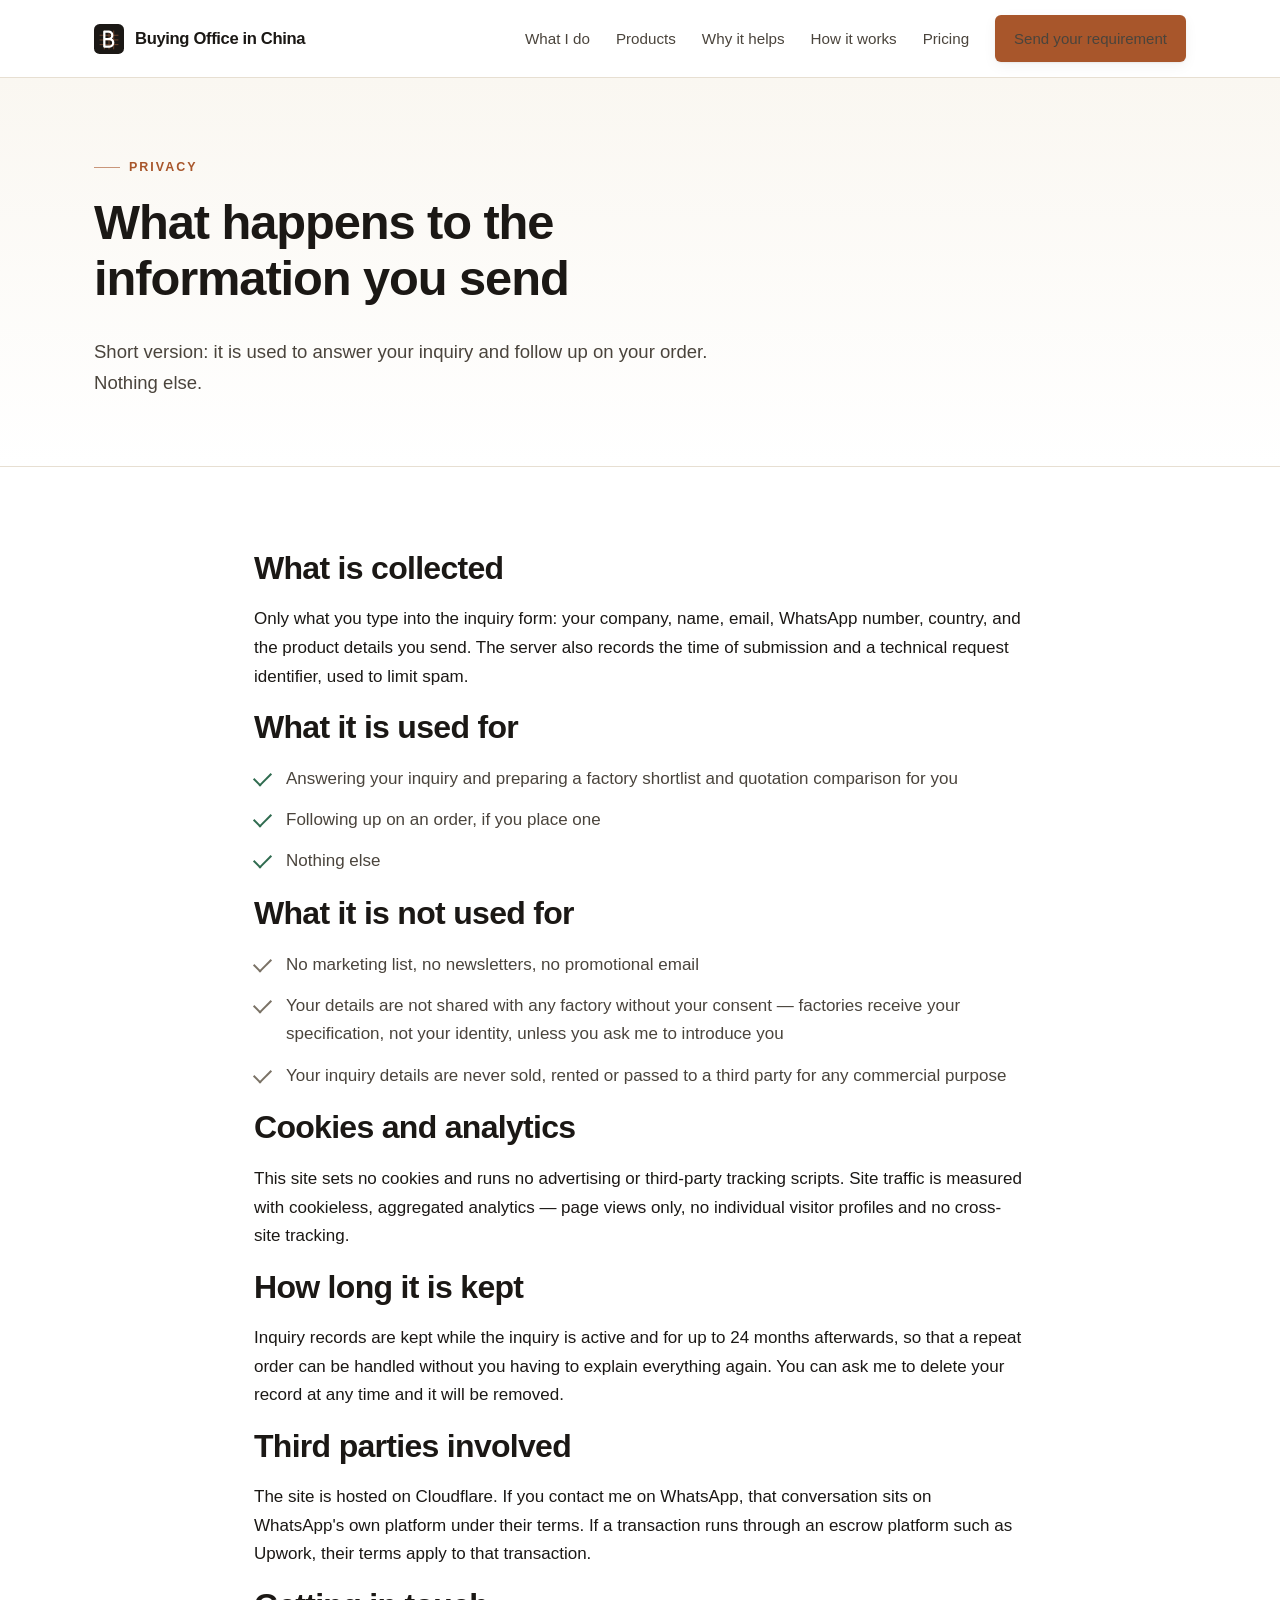
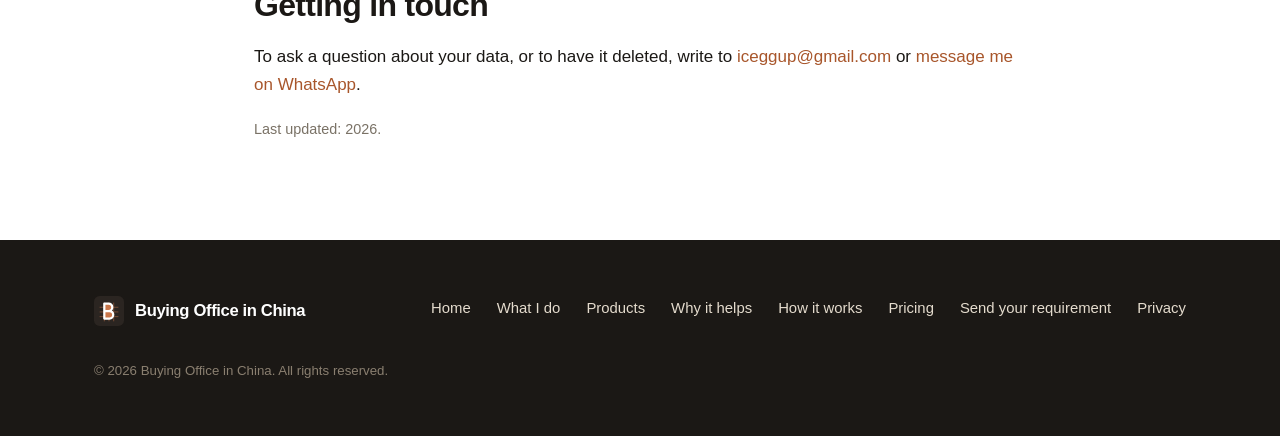
<file: privacy.html>
<!DOCTYPE html>
<html lang="en">
<head>
<meta charset="utf-8">
<meta name="viewport" content="width=device-width, initial-scale=1">
<title>Privacy | Buying Office in China</title>
  <meta name="theme-color" content="#faf7f1">
<meta name="description" content="What happens to the information you send through the inquiry form: it is used to answer your inquiry and follow up on your order, and nothing else. No tracking cookies, no marketing list.">
<link rel="canonical" href="https://buyingofficeinchina.com/privacy">
<meta name="robots" content="noindex, follow">
<link rel="icon" href="data:image/svg+xml,%3Csvg xmlns='http://www.w3.org/2000/svg' viewBox='0 0 32 32'%3E%3Crect width='32' height='32' rx='6' fill='%231b1815'/%3E%3Cpath d='M11 8v16M11 8h4.5a4 4 0 010 8H11h5.5a4 4 0 010 8h-5.5' fill='none' stroke='%23fff' stroke-width='2.4' stroke-linecap='round' stroke-linejoin='round'/%3E%3C/svg%3E">
<link rel="stylesheet" href="assets/style.css">
<script>document.documentElement.classList.add('js');</script>
</head>
<body>

<header class="hdr">
  <div class="bar">
    <a class="brand" href="index.html">
      <svg class="mark" viewBox="0 0 32 32" aria-hidden="true">
        <rect width="32" height="32" rx="6" fill="#1b1815"/>
        <g stroke="#c9764a" stroke-width="1" opacity=".5"><path d="M6 12h20M6 17h20M6 22h20M11 7v20M16 7v20M21 7v20"/></g>
        <path d="M11 8v16M11 8h4.5a4 4 0 010 8H11h5.5a4 4 0 010 8h-5.5" fill="none" stroke="#fff" stroke-width="2.4" stroke-linecap="round" stroke-linejoin="round"/>
      </svg>
      <span data-site="brand">Buying Office in China</span>
    </a>
    <button class="burger" aria-label="Menu" aria-expanded="false"><i></i><i></i><i></i></button>
    <nav class="nav">
      <a href="index.html#work">What I do</a>
      <a href="index.html#products">Products</a>
      <a href="index.html#why">Why it helps</a>
      <a href="index.html#process">How it works</a>
      <a href="index.html#fees">Pricing</a>
      <a class="btn btn-primary" href="inquiry.html">Send your requirement</a>
    </nav>
  </div>
</header>

<main>
  <section class="phero">
    <div class="wrap">
      <p class="eyebrow">Privacy</p>
      <h1>What happens to the information you send</h1>
      <p class="lede">Short version: it is used to answer your inquiry and follow up on your order. Nothing else.</p>
    </div>
  </section>

  <section>
    <div class="wrap-narrow rv">
      <h2>What is collected</h2>
      <p>Only what you type into the inquiry form: your company, name, email, WhatsApp number, country, and the product details you send. The server also records the time of submission and a technical request identifier, used to limit spam.</p>

      <h2>What it is used for</h2>
      <ul class="ticks">
        <li>Answering your inquiry and preparing a factory shortlist and quotation comparison for you</li>
        <li>Following up on an order, if you place one</li>
        <li>Nothing else</li>
      </ul>

      <h2>What it is not used for</h2>
      <ul class="ticks no">
        <li>No marketing list, no newsletters, no promotional email</li>
        <li>Your details are not shared with any factory without your consent — factories receive your specification, not your identity, unless you ask me to introduce you</li>
        <li>Your inquiry details are never sold, rented or passed to a third party for any commercial purpose</li>
      </ul>

      <h2>Cookies and analytics</h2>
      <p>This site sets no cookies and runs no advertising or third-party tracking scripts. Site traffic is measured with cookieless, aggregated analytics — page views only, no individual visitor profiles and no cross-site tracking.</p>

      <h2>How long it is kept</h2>
      <p>Inquiry records are kept while the inquiry is active and for up to 24 months afterwards, so that a repeat order can be handled without you having to explain everything again. You can ask me to delete your record at any time and it will be removed.</p>

      <h2>Third parties involved</h2>
      <p>The site is hosted on Cloudflare. If you contact me on WhatsApp, that conversation sits on WhatsApp's own platform under their terms. If a transaction runs through an escrow platform such as Upwork, their terms apply to that transaction.</p>

      <h2>Getting in touch</h2>
      <p>To ask a question about your data, or to have it deleted, write to <a href="#" data-site="email">iceggup@gmail.com</a> or <a href="#" data-site="whatsapp">message me on WhatsApp</a>.</p>

      <p class="small muted">Last updated: <span data-year>2026</span>.</p>
    </div>
  </section>
</main>

<footer class="ftr">
  <div class="wrap">
    <div class="top">
      <a class="brand" href="index.html">
        <svg class="mark" viewBox="0 0 32 32" aria-hidden="true">
          <rect width="32" height="32" rx="6" fill="#2b2521"/>
          <g stroke="#c9764a" stroke-width="1" opacity=".5"><path d="M6 12h20M6 17h20M6 22h20M11 7v20M16 7v20M21 7v20"/></g>
          <path d="M11 8v16M11 8h4.5a4 4 0 010 8H11h5.5a4 4 0 010 8h-5.5" fill="none" stroke="#fff" stroke-width="2.4" stroke-linecap="round" stroke-linejoin="round"/>
        </svg>
        <span data-site="brand">Buying Office in China</span>
      </a>
      <nav>
        <a href="index.html">Home</a>
        <a href="index.html#work">What I do</a>
        <a href="index.html#products">Products</a>
        <a href="index.html#why">Why it helps</a>
        <a href="index.html#process">How it works</a>
        <a href="index.html#fees">Pricing</a>
          <a href="inquiry.html">Send your requirement</a>
        <a href="privacy.html">Privacy</a>
      </nav>
    </div>    <p class="copy">© <span data-year>2026</span> <span data-site="brand">Buying Office in China</span>. All rights reserved.</p>
  </div>
</footer>

<script src="assets/config.js"></script>
<script src="assets/site.js"></script>
</body>
</html>
</file>
<file: assets/style.css>
/* ============================================================
   Buying Office in China — design system v3
   Palette: warm paper + copper (no corporate navy, no webfonts)
   Type: system sans for text, monospace for figures
   Zero dependencies. No web fonts, no external requests.
   Icons: inline SVG. Images: optional, auto-loaded from /images.
   ============================================================ */

:root{
  /* surfaces */
  --bg:#ffffff;
  --bg-soft:#faf7f1;
  --bg-tint:#f2ece1;

  /* text */
  --ink:#1b1815;
  --ink-2:#4a443c;
  --muted:#7a7266;

  /* lines */
  --line:#e7dfd2;
  --line-2:#d6cbb9;

  /* accent — copper, the colour of the metal itself */
  --accent:#a8562b;
  --accent-2:#8c4522;
  --accent-soft:#fbf1e8;
  --accent-on-dark:#c9764a;

  --green:#2f6b4f;
  --red:#a3372a;

  /* legacy aliases (older rules still reference these) */
  --navy:var(--ink);
  --navy-2:#2b2521;
  --navy-3:var(--accent);
  --amber:var(--accent);
  --amber-soft:var(--accent-soft);

  --sans:-apple-system,BlinkMacSystemFont,"Segoe UI",Roboto,"Helvetica Neue",Arial,"PingFang SC","Microsoft YaHei",sans-serif;
  --mono:ui-monospace,"SF Mono","Cascadia Mono","Segoe UI Mono",Consolas,"Liberation Mono",Menlo,monospace;

  --wrap:1140px;
  --r:10px;
  --r-sm:6px;
  --shadow-1:0 1px 2px rgba(27,24,21,.06),0 4px 14px rgba(27,24,21,.05);
  --shadow-2:0 2px 6px rgba(27,24,21,.08),0 18px 40px rgba(27,24,21,.10);
}

*,*::before,*::after{box-sizing:border-box}
html{-webkit-text-size-adjust:100%;scroll-behavior:smooth}
body{
  margin:0;background:var(--bg);color:var(--ink);
  font-family:var(--sans);font-size:17px;line-height:1.68;
  -webkit-font-smoothing:antialiased;text-rendering:optimizeLegibility;
}
img{max-width:100%;display:block}
a{color:var(--accent);text-decoration:none}
a:hover{color:var(--accent-2)}
strong{color:var(--ink);font-weight:600}
hr{border:0;border-top:1px solid var(--line);margin:3rem 0}

h1,h2,h3,h4{font-family:var(--sans);color:var(--ink);line-height:1.14;margin:0 0 .6em;font-weight:700;letter-spacing:-.022em}
h1{font-size:clamp(2.05rem,4.2vw,3.05rem)}
h2{font-size:clamp(1.5rem,2.6vw,2rem);margin-top:0}
h3{font-size:1.16rem;letter-spacing:-.012em}
p{margin:0 0 1.05em}
.lede{font-size:1.16rem;color:var(--ink-2);max-width:62ch}
.muted{color:var(--muted)}
.small{font-size:.9rem}
.center{text-align:center}
.mw-60{max-width:62ch}
.mw-46{max-width:46ch}

/* ---------- layout ---------- */
.wrap{max-width:var(--wrap);margin:0 auto;padding:0 24px}
.wrap-narrow{max-width:820px;margin:0 auto;padding:0 24px}
section{padding:5.2rem 0}
section.tight{padding:3.4rem 0}
section.soft{background:var(--bg-soft);border-top:1px solid var(--line);border-bottom:1px solid var(--line)}
section.tint{background:var(--bg-tint)}
section.dark{background:var(--ink);color:#f0ebe3}
section.dark h1,section.dark h2,section.dark h3{color:#fff}
section.dark .lede,section.dark p{color:#bab0a3}
@media(max-width:760px){section{padding:3.4rem 0}section.tight{padding:2.4rem 0}}

.split{display:grid;grid-template-columns:1.05fr .95fr;gap:60px;align-items:center}
.split.reverse>*:first-child{order:2}
@media(max-width:900px){.split{grid-template-columns:1fr;gap:34px}.split.reverse>*:first-child{order:0}}

.g2{display:grid;grid-template-columns:repeat(2,1fr);gap:26px}
.g3{display:grid;grid-template-columns:repeat(3,1fr);gap:26px}
.g4{display:grid;grid-template-columns:repeat(4,1fr);gap:22px}
@media(max-width:980px){.g3,.g4{grid-template-columns:repeat(2,1fr)}}
@media(max-width:680px){.g2,.g3,.g4{grid-template-columns:1fr}}

/* ---------- header ---------- */
.hdr{position:sticky;top:0;z-index:60;background:rgba(255,255,255,.9);backdrop-filter:blur(12px);border-bottom:1px solid var(--line)}
.hdr .bar{max-width:var(--wrap);margin:0 auto;padding:15px 24px;display:flex;align-items:center;justify-content:space-between;gap:20px}
.brand{display:flex;align-items:center;gap:11px;font-family:var(--sans);font-weight:700;font-size:1.04rem;letter-spacing:-.022em;color:var(--ink);white-space:nowrap}
.brand:hover{color:var(--ink)}
.brand .mark{width:30px;height:30px;flex:0 0 30px}
.nav{display:flex;align-items:center;gap:26px}
.nav a{color:var(--ink-2);font-size:.95rem;font-weight:500}
.nav a:hover{color:var(--accent)}
.nav a.active{color:var(--ink);font-weight:650}
.nav .btn{padding:10px 18px;font-size:.94rem}
.burger{display:none;width:42px;height:38px;border:1px solid var(--line-2);background:#fff;border-radius:var(--r-sm);cursor:pointer;padding:10px 10px}
.burger i{display:block;height:2px;background:var(--ink);border-radius:2px}
.burger i+i{margin-top:4px}
@media(max-width:900px){
  .nav{position:absolute;left:0;right:0;top:100%;background:#fff;border-bottom:1px solid var(--line);
       flex-direction:column;align-items:stretch;gap:0;padding:8px 24px 20px;box-shadow:var(--shadow-1);display:none}
  .nav.open{display:flex}
  .nav a{padding:13px 0;border-bottom:1px solid var(--line);font-size:1rem}
  .nav .btn{margin-top:16px;text-align:center;border-bottom:0}
  .burger{display:block}
}

/* ---------- buttons ---------- */
.btn{display:inline-flex;align-items:center;gap:9px;padding:14px 26px;border-radius:var(--r-sm);
     font-weight:600;font-size:1rem;font-family:var(--sans);border:1px solid transparent;cursor:pointer;
     transition:transform .16s ease,box-shadow .16s ease,background .16s ease,color .16s ease;white-space:nowrap}
.btn:hover{transform:translateY(-1px)}
.btn-primary{background:var(--accent);color:#fff;box-shadow:var(--shadow-1)}
.btn-primary:hover{background:var(--accent-2);color:#fff;box-shadow:var(--shadow-2)}
.btn-outline{background:#fff;color:var(--ink);border-color:var(--line-2)}
.btn-outline:hover{background:var(--bg-soft);color:var(--ink);border-color:var(--accent)}
.btn-wa{background:#fff;color:var(--green);border-color:#bcd6c6}
.btn-wa:hover{background:#f2f8f4;color:var(--green);border-color:#8fbda6}
.btn-light{background:#fff;color:var(--ink)}
.btn-light:hover{background:var(--bg-soft);color:var(--ink)}
.btn svg{width:18px;height:18px;flex:0 0 18px}
.btn-row{display:flex;flex-wrap:wrap;gap:14px;margin-top:2rem}

/* ---------- eyebrow / kicker ---------- */
.eyebrow{display:inline-flex;align-items:center;gap:9px;font-size:.78rem;font-weight:700;letter-spacing:.16em;
         text-transform:uppercase;color:var(--accent);margin-bottom:1.1rem}
.eyebrow::before{content:"";width:26px;height:1px;background:var(--accent);opacity:.6}
section.dark .eyebrow{color:var(--accent-on-dark)}

.chip{display:inline-flex;align-items:center;gap:8px;background:#fff;border:1px solid var(--line);
      border-radius:100px;padding:7px 15px;font-size:.85rem;color:var(--ink-2);font-weight:500}
.chip svg{width:15px;height:15px;color:var(--accent)}
.chips{display:flex;flex-wrap:wrap;gap:10px;margin-top:1.6rem}

/* ---------- media slots (reserved image areas) ---------- */
.media{position:relative;margin:0;border-radius:var(--r);overflow:hidden;background:var(--bg-tint);
       box-shadow:var(--shadow-1);aspect-ratio:16/10}
.media.r-4x3{aspect-ratio:4/3}
.media.r-3x4{aspect-ratio:3/4}
.media.r-1x1{aspect-ratio:1/1}
.media.r-21x9{aspect-ratio:21/9}
.media img{width:100%;height:100%;object-fit:cover;display:block}
.media .ph{position:absolute;inset:0;display:flex;flex-direction:column;align-items:center;justify-content:center;gap:10px;
  text-align:center;padding:22px;
  background:
    repeating-linear-gradient(45deg,rgba(27,24,21,.05) 0 12px,rgba(27,24,21,0) 12px 24px),
    linear-gradient(160deg,#f4efe6 0%,#e9e0d2 55%,#f0e9dc 100%)}
.media .ph svg{width:34px;height:34px;color:#b3a693}
.media .ph .lbl{font-size:.82rem;letter-spacing:.1em;text-transform:uppercase;color:#8b8172;font-weight:700}
.media .ph .dim{font-size:.76rem;color:#9c9184;font-family:var(--sans)}
.media.has-img .ph{display:none}
.media figcaption{position:absolute;left:0;right:0;bottom:0;padding:12px 16px;font-size:.82rem;color:#fff;
  background:linear-gradient(to top,rgba(20,17,14,.75),rgba(20,17,14,0))}

/* ---------- stat strip ---------- */
.stats{display:grid;grid-template-columns:repeat(3,1fr);gap:1px;background:var(--line);border:1px solid var(--line);
       border-radius:var(--r);overflow:hidden}
.stats div{background:#fff;padding:26px 22px}
.stats .n{font-family:var(--mono);font-size:1.75rem;font-weight:600;letter-spacing:-.02em;color:var(--accent);line-height:1;margin-bottom:8px}
.stats .l{font-size:.87rem;color:var(--muted);line-height:1.45}
@media(max-width:880px){.stats{grid-template-columns:repeat(2,1fr)}}

/* ---------- cards ---------- */
.card{background:#fff;border:1px solid var(--line);border-radius:var(--r);padding:28px 26px;
      box-shadow:var(--shadow-1);transition:transform .18s ease,box-shadow .18s ease,border-color .18s ease;height:100%}
.card:hover{transform:translateY(-3px);box-shadow:var(--shadow-2);border-color:var(--line-2)}
.card h3{margin:18px 0 .5em}
.card p{color:var(--ink-2);font-size:1rem;margin-bottom:0}
.card .ico{width:46px;height:46px;border-radius:var(--r-sm);background:var(--accent-soft);display:flex;align-items:center;justify-content:center}
.card .ico svg{width:24px;height:24px;color:var(--accent)}
.card.plain{box-shadow:none;border:0;padding:0}
.card.plain:hover{transform:none;box-shadow:none}

.icard{background:#fff;border:1px solid var(--line);border-radius:var(--r);overflow:hidden;box-shadow:var(--shadow-1);
       display:flex;flex-direction:column;height:100%}
.icard .media{border-radius:0;box-shadow:none;aspect-ratio:16/10}
.icard .body{padding:24px 24px 28px}
.icard p{color:var(--ink-2);font-size:.99rem;margin-bottom:0}
.icard .tag{display:inline-block;font-size:.74rem;letter-spacing:.12em;text-transform:uppercase;color:var(--accent);font-weight:700;margin-bottom:10px}

/* cards sitting on a dark band stay light, with dark text */
section.dark .card{background:#fff;border-color:transparent}
section.dark .card h3{color:var(--ink)}
section.dark .card p{color:var(--ink-2)}
section.dark .card .ico{background:var(--accent-soft)}

.num-cards{counter-reset:nc}
.num-cards .card h3::before{counter-increment:nc;content:counter(nc);display:inline-flex;align-items:center;justify-content:center;
  width:30px;height:30px;border-radius:50%;background:var(--accent);color:#fff;font-family:var(--mono);font-size:.86rem;font-weight:600;
  margin-right:10px;vertical-align:2px}

/* ---------- cost block (dark) ---------- */
.cost{display:grid;grid-template-columns:1fr;gap:0;max-width:640px}
.cost .row{display:flex;justify-content:space-between;gap:20px;padding:13px 0;border-bottom:1px solid rgba(255,255,255,.14);font-size:1.02rem}
.cost .row span:last-child{font-weight:600;white-space:nowrap;color:#fff}
.cost .total{display:flex;justify-content:space-between;gap:20px;margin-top:8px;padding-top:16px;border-top:2px solid var(--accent-on-dark);
  font-family:var(--mono);font-size:1.25rem;font-weight:600;letter-spacing:-.01em;color:#fff}
.punch{font-family:var(--sans);font-weight:600;letter-spacing:-.02em;font-size:clamp(1.35rem,2.6vw,1.8rem);line-height:1.3;color:#fff;margin:0 0 .7em}
.punch em{font-style:normal;color:var(--accent-on-dark)}

/* ---------- steps ---------- */
.steps{list-style:none;padding:0;margin:2.4rem 0 0;position:relative}
.steps li{position:relative;padding:0 0 2.6rem 76px}
.steps li::before{content:"";position:absolute;left:25px;top:44px;bottom:-6px;width:1px;background:var(--line-2)}
.steps li:last-child::before{display:none}
.steps li:last-child{padding-bottom:0}
.steps .dot{position:absolute;left:0;top:2px;width:50px;height:50px;border-radius:50%;background:#fff;border:1px solid var(--line-2);
  display:flex;align-items:center;justify-content:center;box-shadow:var(--shadow-1);font-family:var(--mono);font-weight:600;
  font-size:1.1rem;color:var(--accent)}
.steps h3{margin:6px 0 .4em}
.steps p{color:var(--ink-2);margin-bottom:0;max-width:66ch}
@media(max-width:600px){.steps li{padding-left:60px}.steps .dot{width:40px;height:40px;font-size:.98rem;left:0}.steps li::before{left:20px;top:36px}}

/* ---------- pricing ---------- */
.price-card{background:#fff;border:1px solid var(--line);border-radius:var(--r);padding:32px;box-shadow:var(--shadow-1)}
.price-card:hover{border-color:var(--line-2)}
.price-figures{display:flex;flex-wrap:wrap;gap:14px 40px;margin:1.2rem 0 1.4rem}
.price-figures .f{min-width:140px}
.price-figures .n{display:block;font-family:var(--mono);font-size:1.85rem;font-weight:600;letter-spacing:-.02em;color:var(--accent);line-height:1.1}
.price-figures .l{font-size:.85rem;color:var(--muted);line-height:1.4;display:block;margin-top:6px}
.price-card h3{font-size:1.14rem;margin-bottom:.35em}
.fees-note{margin-top:1.9rem;padding-top:1.6rem;border-top:1px solid var(--line);color:var(--ink-2);font-size:.98rem}
.fees-note p{margin:0}
.fees-note p + p{margin-top:.55rem}
.fees-note strong{color:var(--ink)}
.badge-row{display:flex;flex-wrap:wrap;gap:8px;margin-top:1.2rem}
.badge{font-size:.78rem;font-weight:650;letter-spacing:.04em;padding:5px 11px;border-radius:100px;background:var(--bg-tint);color:var(--ink-2)}
.badge.amber{background:var(--accent-soft);color:var(--accent-2)}

/* ---------- callouts ---------- */
.callout{border-left:3px solid var(--accent);background:var(--accent-soft);padding:20px 24px;border-radius:0 var(--r-sm) var(--r-sm) 0;margin:1.8rem 0}
.callout.navy{border-color:var(--ink);background:var(--bg-tint)}
.callout.green{border-color:var(--green);background:#f2f8f4}
.callout p:last-child{margin-bottom:0}
.callout ul{margin:.6em 0 0;padding-left:1.15em}

ul.ticks{list-style:none;padding:0;margin:1.2rem 0}
ul.ticks li{position:relative;padding-left:32px;margin-bottom:.75em;color:var(--ink-2)}
ul.ticks li::before{content:"";position:absolute;left:0;top:.42em;width:17px;height:10px;border-left:2.5px solid var(--green);
  border-bottom:2.5px solid var(--green);transform:rotate(-45deg)}
ul.ticks.no li::before{border-color:var(--muted)}
ul.plain{padding-left:1.2em}
ul.plain li{margin-bottom:.6em}

/* ---------- faq ---------- */
.faq{border-top:1px solid var(--line);margin-top:2rem}
.faq details{border-bottom:1px solid var(--line)}
.faq summary{cursor:pointer;list-style:none;padding:20px 46px 20px 2px;position:relative;font-weight:600;font-size:1.04rem;color:var(--ink)}
.faq summary::-webkit-details-marker{display:none}
.faq summary::after{content:"";position:absolute;right:12px;top:50%;width:11px;height:11px;border-right:2px solid var(--muted);
  border-bottom:2px solid var(--muted);transform:translateY(-70%) rotate(45deg);transition:transform .2s}
.faq details[open] summary::after{transform:translateY(-30%) rotate(225deg)}
.faq summary:hover{color:var(--accent)}
.faq .a{padding:0 60px 22px 2px;color:var(--ink-2);max-width:80ch}
@media(max-width:640px){.faq .a{padding-right:10px}}

/* ---------- forms ---------- */
.form-card{background:#fff;border:1px solid var(--line);border-radius:var(--r);padding:34px;box-shadow:var(--shadow-2)}
@media(max-width:640px){.form-card{padding:22px}}
.f-grid{display:grid;grid-template-columns:1fr 1fr;gap:0 22px}
@media(max-width:720px){.f-grid{grid-template-columns:1fr}}
.f-row{margin-bottom:20px}
label{display:block;font-weight:600;font-size:.95rem;margin-bottom:7px;color:var(--ink)}
label .req{color:var(--red)}
label small{font-weight:400;color:var(--muted)}
input[type=text],input[type=email],input[type=tel],select,textarea{
  width:100%;padding:13px 14px;font:inherit;font-size:1rem;color:var(--ink);background:#fff;
  border:1px solid var(--line-2);border-radius:var(--r-sm);transition:border-color .15s,box-shadow .15s}
input:hover,select:hover,textarea:hover{border-color:#c4b7a3}
input:focus,select:focus,textarea:focus{outline:0;border-color:var(--accent);box-shadow:0 0 0 3px rgba(168,86,43,.16)}
textarea{min-height:120px;resize:vertical}
select{appearance:none;background-image:url("data:image/svg+xml,%3Csvg xmlns='http://www.w3.org/2000/svg' width='12' height='8'%3E%3Cpath d='M1 1l5 5 5-5' fill='none' stroke='%237a7266' stroke-width='1.6'/%3E%3C/svg%3E");
  background-repeat:no-repeat;background-position:right 15px center;padding-right:38px}
.consent{display:flex;gap:12px;align-items:flex-start}
.consent input{width:18px;height:18px;margin-top:4px;flex:0 0 18px;accent-color:var(--accent)}
.consent label{font-weight:400;font-size:.92rem;color:var(--ink-2);margin:0}
.hp{position:absolute;left:-9999px;opacity:0;height:0;overflow:hidden}
.form-msg{display:none;padding:15px 18px;border-radius:var(--r-sm);margin-bottom:20px;font-size:.96rem}
.form-msg.err{display:block;background:#fceeec;color:var(--red);border:1px solid #efc9c2}
.form-msg.ok{display:block;background:#f2f8f4;color:var(--green);border:1px solid #bcd6c6}
button.btn{justify-content:center}

/* ---------- page hero ---------- */
.phero{padding:4.4rem 0 3rem;background:linear-gradient(180deg,var(--bg-soft) 0%,#fff 100%);border-bottom:1px solid var(--line)}
.phero h1{max-width:24ch}
@media(max-width:760px){.phero{padding:3rem 0 2.2rem}}

/* ---------- cta band ---------- */
.ctaband{background:var(--ink);color:#fff;border-radius:var(--r);padding:52px 48px;
  background-image:radial-gradient(circle at 88% 18%,rgba(201,118,74,.22),transparent 42%)}
.ctaband h2{color:#fff;max-width:26ch}
.ctaband p{color:#bab0a3;max-width:58ch;margin-bottom:0}
@media(max-width:700px){.ctaband{padding:34px 24px}}

/* ---------- footer ---------- */
.ftr{background:var(--ink);color:#b3a99c;margin-top:0;padding:56px 0 40px;font-size:.93rem}
.ftr a{color:#e4dbcd}
.ftr a:hover{color:#fff}
.ftr .top{display:flex;flex-wrap:wrap;gap:26px;justify-content:space-between;align-items:flex-start;margin-bottom:34px}
.ftr .brand{color:#fff}
.ftr .brand .mark path{fill:var(--accent-on-dark)}
.ftr nav{display:flex;flex-wrap:wrap;gap:10px 26px}
.ftr .disc{font-size:.83rem;line-height:1.6;color:#96897a;max-width:88ch;border-top:1px solid rgba(255,255,255,.12);padding-top:26px}
.ftr .copy{font-size:.83rem;color:#8a7f70;margin-top:18px}

/* ---------- reveal animation ----------
   Only applied when JS is available (html.js), so the page is never
   stuck invisible if a script fails to load. */
.js .rv{opacity:0;transform:translateY(16px)}
.js .rv.in{opacity:1;transform:none;transition:opacity .6s ease,transform .6s cubic-bezier(.2,.7,.3,1)}
@media(prefers-reduced-motion:reduce){.js .rv{opacity:1;transform:none}}

/* ---------- misc ---------- */
.anchor{scroll-margin-top:90px}
.two-col-text{columns:2;column-gap:48px}
@media(max-width:800px){.two-col-text{columns:1}}
.dl{display:grid;grid-template-columns:auto 1fr;gap:10px 26px;margin:1.6rem 0}
.dl dt{font-weight:650;color:var(--ink);white-space:nowrap}
.dl dd{margin:0;color:var(--ink-2)}
@media(max-width:600px){.dl{grid-template-columns:1fr;gap:2px 0}.dl dd{margin-bottom:12px}}
</file>
